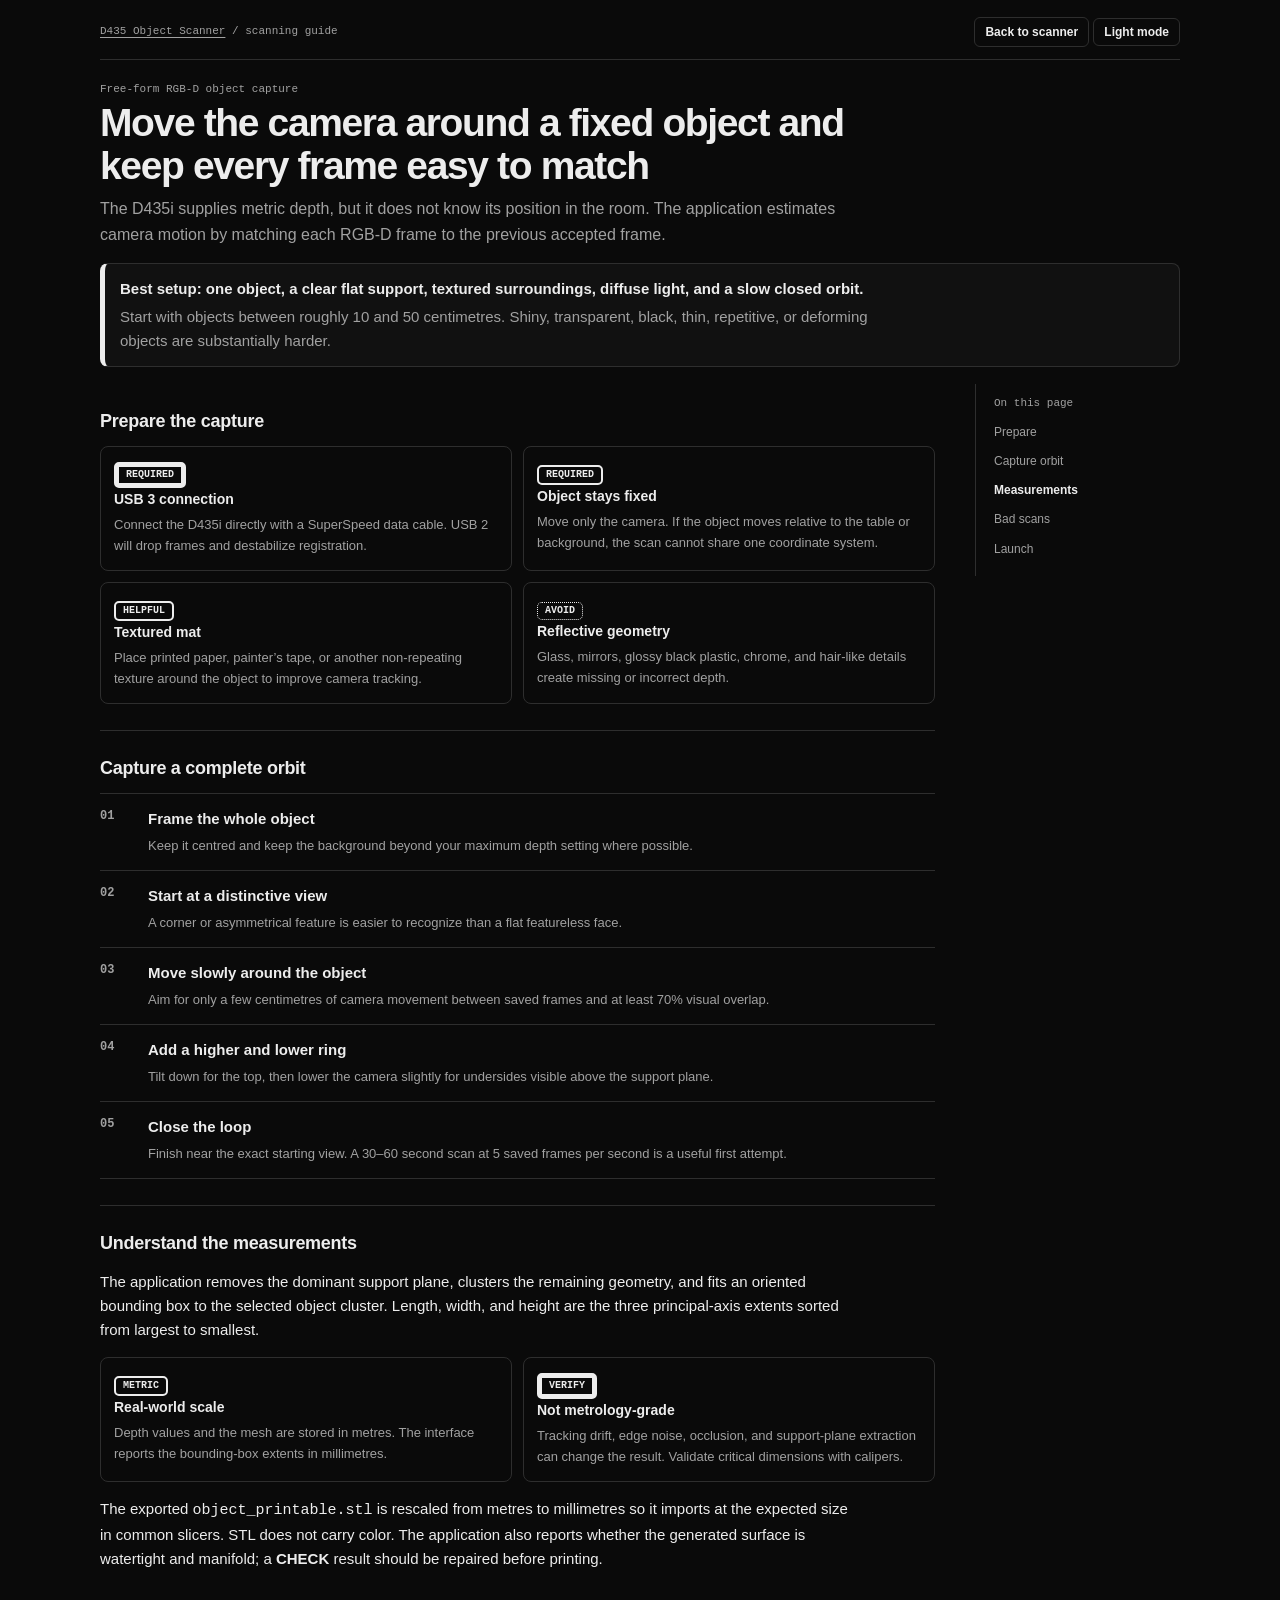
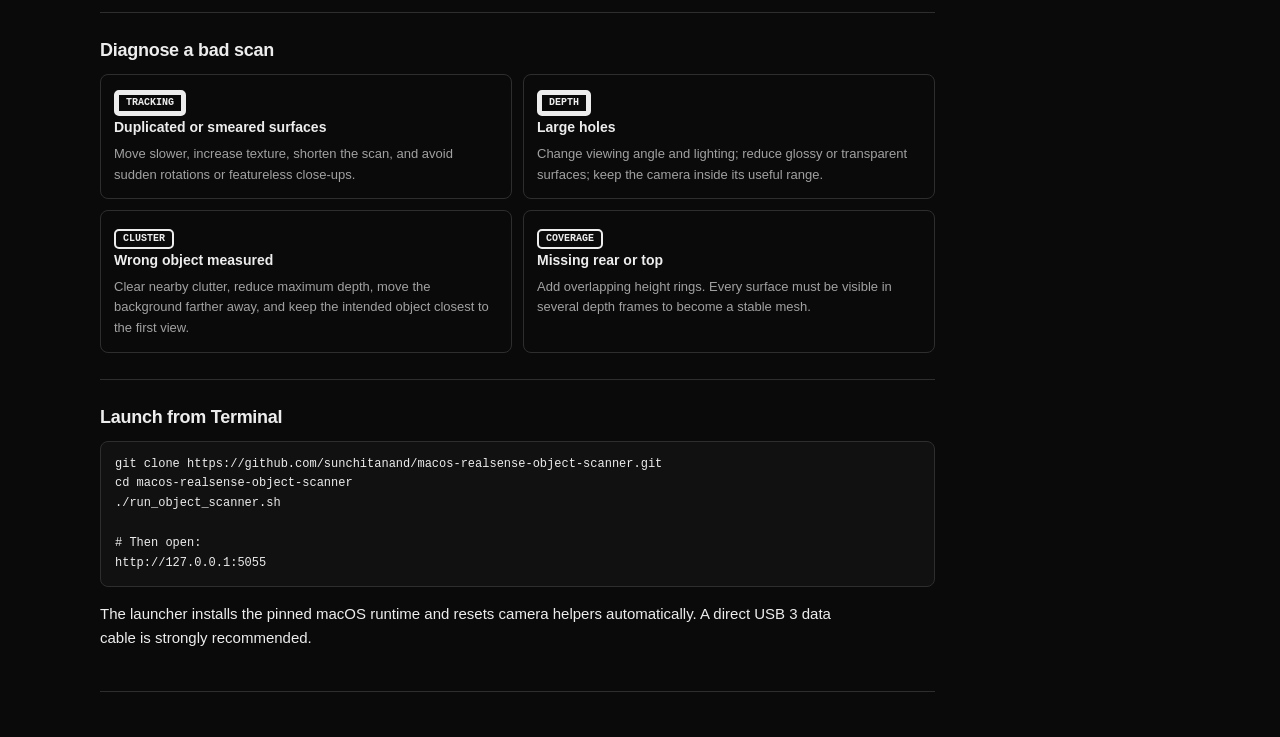
<file: object_scanner/templates/help.html>
<!doctype html>
<html lang="en" data-theme="dark">
<head>
  <meta charset="utf-8">
  <meta name="viewport" content="width=device-width, initial-scale=1">
  <title>How to scan an object — D435 Object Scanner</title>
  <script>
    document.documentElement.dataset.theme =
      localStorage.getItem("codex-artifact-theme") || "dark";
  </script>
  <style>
    :root {
      --bg: #0a0a0a;
      --panel: #111;
      --hover: #171717;
      --text: #ededed;
      --muted: #a1a1a1;
      --line: #2e2e2e;
      color-scheme: dark;
    }
    html[data-theme="light"] {
      --bg: #fff;
      --panel: #fafafa;
      --hover: #f5f5f5;
      --text: #171717;
      --muted: #666;
      --line: #eaeaea;
      color-scheme: light;
    }
    * { box-sizing: border-box; }
    html { scroll-behavior: smooth; }
    body {
      margin: 0;
      background: var(--bg);
      color: var(--text);
      font: 15px/1.6 -apple-system, BlinkMacSystemFont, "Segoe UI", sans-serif;
      -webkit-font-smoothing: antialiased;
    }
    a { color: var(--muted); text-underline-offset: 3px; }
    a:hover { color: var(--text); }
    a:focus-visible, button:focus-visible { outline: 2px solid var(--text); outline-offset: 3px; }
    .page { width: min(1080px, calc(100% - 32px)); margin: 0 auto; padding: 18px 0 52px; }
    .top {
      display: flex;
      justify-content: space-between;
      align-items: center;
      gap: 16px;
      padding-bottom: 13px;
      border-bottom: 1px solid var(--line);
    }
    .meta, .label { color: var(--muted); font: 500 11px/1.4 ui-monospace, SFMono-Regular, Menlo, monospace; }
    button, .button {
      padding: 7px 10px;
      border: 1px solid var(--line);
      border-radius: 6px;
      background: transparent;
      color: var(--text);
      font: 600 12px/1 -apple-system, BlinkMacSystemFont, "Segoe UI", sans-serif;
      text-decoration: none;
      cursor: pointer;
    }
    button:hover, .button:hover { background: var(--hover); }
    .hero { padding: 22px 0 17px; }
    h1 {
      max-width: 760px;
      margin: 5px 0 8px;
      font-size: clamp(27px, 4vw, 39px);
      line-height: 1.1;
      letter-spacing: -0.035em;
    }
    .lede { max-width: 760px; margin: 0; color: var(--muted); font-size: 16px; }
    .verdict {
      margin-top: 16px;
      padding: 13px 15px;
      border: 1px solid var(--line);
      border-left: 5px solid var(--text);
      border-radius: 8px;
      background: var(--panel);
    }
    .verdict p { margin: 4px 0 0; color: var(--muted); }
    .content-layout {
      display: grid;
      grid-template-columns: minmax(0, 1fr) 205px;
      gap: 40px;
      align-items: start;
    }
    .content-main { min-width: 0; }
    .toc-rail {
      position: sticky;
      top: 18px;
      padding: 12px 0 12px 18px;
      border-left: 1px solid var(--line);
    }
    .toc-rail ol { margin: 6px 0 0; padding: 0; list-style: none; }
    .toc-rail a { display: block; padding: 5px 0; font-size: 12px; text-decoration: none; }
    .toc-rail a.active { color: var(--text); font-weight: 600; }
    .section { padding: 26px 0; border-bottom: 1px solid var(--line); scroll-margin-top: 16px; }
    h2 { margin: 0 0 8px; font-size: 18px; line-height: 1.25; letter-spacing: -0.015em; }
    h3 { margin: 0 0 4px; font-size: 14px; }
    p { max-width: 760px; }
    .sequence { margin: 14px 0 0; padding: 0; list-style: none; border-top: 1px solid var(--line); }
    .sequence li {
      display: grid;
      grid-template-columns: 36px minmax(0, 1fr);
      gap: 12px;
      padding: 13px 0;
      border-bottom: 1px solid var(--line);
    }
    .sequence b { color: var(--muted); font: 600 12px/1.5 ui-monospace, SFMono-Regular, Menlo, monospace; }
    .sequence strong { display: block; margin-bottom: 2px; }
    .sequence span { color: var(--muted); font-size: 13px; }
    .grid {
      display: grid;
      grid-template-columns: repeat(2, minmax(0, 1fr));
      gap: 11px;
      margin-top: 13px;
    }
    .item { padding: 13px; border: 1px solid var(--line); border-radius: 8px; }
    .item p { margin: 5px 0 0; color: var(--muted); font-size: 13px; }
    .status {
      display: inline-flex;
      padding: 3px 7px;
      border: 2px solid var(--text);
      border-radius: 5px;
      font: 600 10px/1 ui-monospace, SFMono-Regular, Menlo, monospace;
    }
    .status.high { border-width: 5px; }
    .status.low { border-width: 1px; border-style: dotted; }
    pre {
      overflow-x: auto;
      padding: 13px 14px;
      border: 1px solid var(--line);
      border-radius: 8px;
      background: var(--panel);
      color: var(--text);
      font: 12px/1.65 ui-monospace, SFMono-Regular, Menlo, monospace;
    }
    @media (max-width: 850px) {
      .content-layout { grid-template-columns: 1fr; }
      .toc-rail {
        position: static;
        grid-row: 1;
        padding: 14px 0;
        border-left: 0;
        border-top: 1px solid var(--line);
        border-bottom: 1px solid var(--line);
      }
    }
    @media (max-width: 620px) {
      .top { align-items: flex-start; flex-direction: column; }
      .grid { grid-template-columns: 1fr; }
    }
  </style>
</head>
<body>
  <div class="page">
    <header class="top">
      <div class="meta"><a href="/">D435 Object Scanner</a> / scanning guide</div>
      <div>
        <a class="button" href="/">Back to scanner</a>
        <button id="theme-toggle" type="button">Light mode</button>
      </div>
    </header>

    <section class="hero">
      <div class="meta">Free-form RGB-D object capture</div>
      <h1>Move the camera around a fixed object and keep every frame easy to match</h1>
      <p class="lede">The D435i supplies metric depth, but it does not know its position in the room. The application estimates camera motion by matching each RGB-D frame to the previous accepted frame.</p>
      <div class="verdict">
        <strong>Best setup: one object, a clear flat support, textured surroundings, diffuse light, and a slow closed orbit.</strong>
        <p>Start with objects between roughly 10 and 50 centimetres. Shiny, transparent, black, thin, repetitive, or deforming objects are substantially harder.</p>
      </div>
    </section>

    <div class="content-layout">
      <main class="content-main">
        <section class="section" id="setup">
          <h2>Prepare the capture</h2>
          <div class="grid">
            <div class="item">
              <span class="status high">REQUIRED</span>
              <h3>USB 3 connection</h3>
              <p>Connect the D435i directly with a SuperSpeed data cable. USB 2 will drop frames and destabilize registration.</p>
            </div>
            <div class="item">
              <span class="status">REQUIRED</span>
              <h3>Object stays fixed</h3>
              <p>Move only the camera. If the object moves relative to the table or background, the scan cannot share one coordinate system.</p>
            </div>
            <div class="item">
              <span class="status">HELPFUL</span>
              <h3>Textured mat</h3>
              <p>Place printed paper, painter’s tape, or another non-repeating texture around the object to improve camera tracking.</p>
            </div>
            <div class="item">
              <span class="status low">AVOID</span>
              <h3>Reflective geometry</h3>
              <p>Glass, mirrors, glossy black plastic, chrome, and hair-like details create missing or incorrect depth.</p>
            </div>
          </div>
        </section>

        <section class="section" id="orbit">
          <h2>Capture a complete orbit</h2>
          <ol class="sequence">
            <li><b>01</b><div><strong>Frame the whole object</strong><span>Keep it centred and keep the background beyond your maximum depth setting where possible.</span></div></li>
            <li><b>02</b><div><strong>Start at a distinctive view</strong><span>A corner or asymmetrical feature is easier to recognize than a flat featureless face.</span></div></li>
            <li><b>03</b><div><strong>Move slowly around the object</strong><span>Aim for only a few centimetres of camera movement between saved frames and at least 70% visual overlap.</span></div></li>
            <li><b>04</b><div><strong>Add a higher and lower ring</strong><span>Tilt down for the top, then lower the camera slightly for undersides visible above the support plane.</span></div></li>
            <li><b>05</b><div><strong>Close the loop</strong><span>Finish near the exact starting view. A 30–60 second scan at 5 saved frames per second is a useful first attempt.</span></div></li>
          </ol>
        </section>

        <section class="section" id="measurements">
          <h2>Understand the measurements</h2>
          <p>The application removes the dominant support plane, clusters the remaining geometry, and fits an oriented bounding box to the selected object cluster. Length, width, and height are the three principal-axis extents sorted from largest to smallest.</p>
          <div class="grid">
            <div class="item">
              <span class="status">METRIC</span>
              <h3>Real-world scale</h3>
              <p>Depth values and the mesh are stored in metres. The interface reports the bounding-box extents in millimetres.</p>
            </div>
            <div class="item">
              <span class="status high">VERIFY</span>
              <h3>Not metrology-grade</h3>
              <p>Tracking drift, edge noise, occlusion, and support-plane extraction can change the result. Validate critical dimensions with calipers.</p>
            </div>
          </div>
          <p>The exported <code>object_printable.stl</code> is rescaled from metres to millimetres so it imports at the expected size in common slicers. STL does not carry color. The application also reports whether the generated surface is watertight and manifold; a <strong>CHECK</strong> result should be repaired before printing.</p>
        </section>

        <section class="section" id="failure">
          <h2>Diagnose a bad scan</h2>
          <div class="grid">
            <div class="item"><span class="status high">TRACKING</span><h3>Duplicated or smeared surfaces</h3><p>Move slower, increase texture, shorten the scan, and avoid sudden rotations or featureless close-ups.</p></div>
            <div class="item"><span class="status high">DEPTH</span><h3>Large holes</h3><p>Change viewing angle and lighting; reduce glossy or transparent surfaces; keep the camera inside its useful range.</p></div>
            <div class="item"><span class="status">CLUSTER</span><h3>Wrong object measured</h3><p>Clear nearby clutter, reduce maximum depth, move the background farther away, and keep the intended object closest to the first view.</p></div>
            <div class="item"><span class="status">COVERAGE</span><h3>Missing rear or top</h3><p>Add overlapping height rings. Every surface must be visible in several depth frames to become a stable mesh.</p></div>
          </div>
        </section>

        <section class="section" id="launch">
          <h2>Launch from Terminal</h2>
          <pre><code>git clone https://github.com/sunchitanand/macos-realsense-object-scanner.git
cd macos-realsense-object-scanner
./run_object_scanner.sh

# Then open:
http://127.0.0.1:5055</code></pre>
          <p>The launcher installs the pinned macOS runtime and resets camera helpers automatically. A direct USB 3 data cable is strongly recommended.</p>
        </section>
      </main>

      <aside class="toc-rail" aria-label="On this page">
        <div class="label">On this page</div>
        <ol>
          <li><a href="#setup">Prepare</a></li>
          <li><a href="#orbit">Capture orbit</a></li>
          <li><a href="#measurements">Measurements</a></li>
          <li><a href="#failure">Bad scans</a></li>
          <li><a href="#launch">Launch</a></li>
        </ol>
      </aside>
    </div>
  </div>

  <script>
    const toggle = document.getElementById("theme-toggle");
    const syncThemeToggle = () => {
      const dark = document.documentElement.dataset.theme === "dark";
      toggle.textContent = dark ? "Light mode" : "Dark mode";
    };
    syncThemeToggle();
    toggle.addEventListener("click", () => {
      const next = document.documentElement.dataset.theme === "dark" ? "light" : "dark";
      document.documentElement.dataset.theme = next;
      localStorage.setItem("codex-artifact-theme", next);
      syncThemeToggle();
    });

    const tocLinks = [...document.querySelectorAll(".toc-rail a[href^='#']")];
    const tocSections = tocLinks.map((link) => document.querySelector(link.getAttribute("href"))).filter(Boolean);
    if (tocLinks.length) tocLinks[0].classList.add("active");
    const observer = new IntersectionObserver((entries) => {
      const visible = entries.filter((entry) => entry.isIntersecting)
        .sort((a, b) => a.boundingClientRect.top - b.boundingClientRect.top)[0];
      if (!visible) return;
      tocLinks.forEach((link) => link.classList.toggle(
        "active",
        link.getAttribute("href") === `#${visible.target.id}`
      ));
    }, { rootMargin: "-15% 0px -70% 0px", threshold: 0 });
    tocSections.forEach((section) => observer.observe(section));
  </script>
</body>
</html>
</file>
